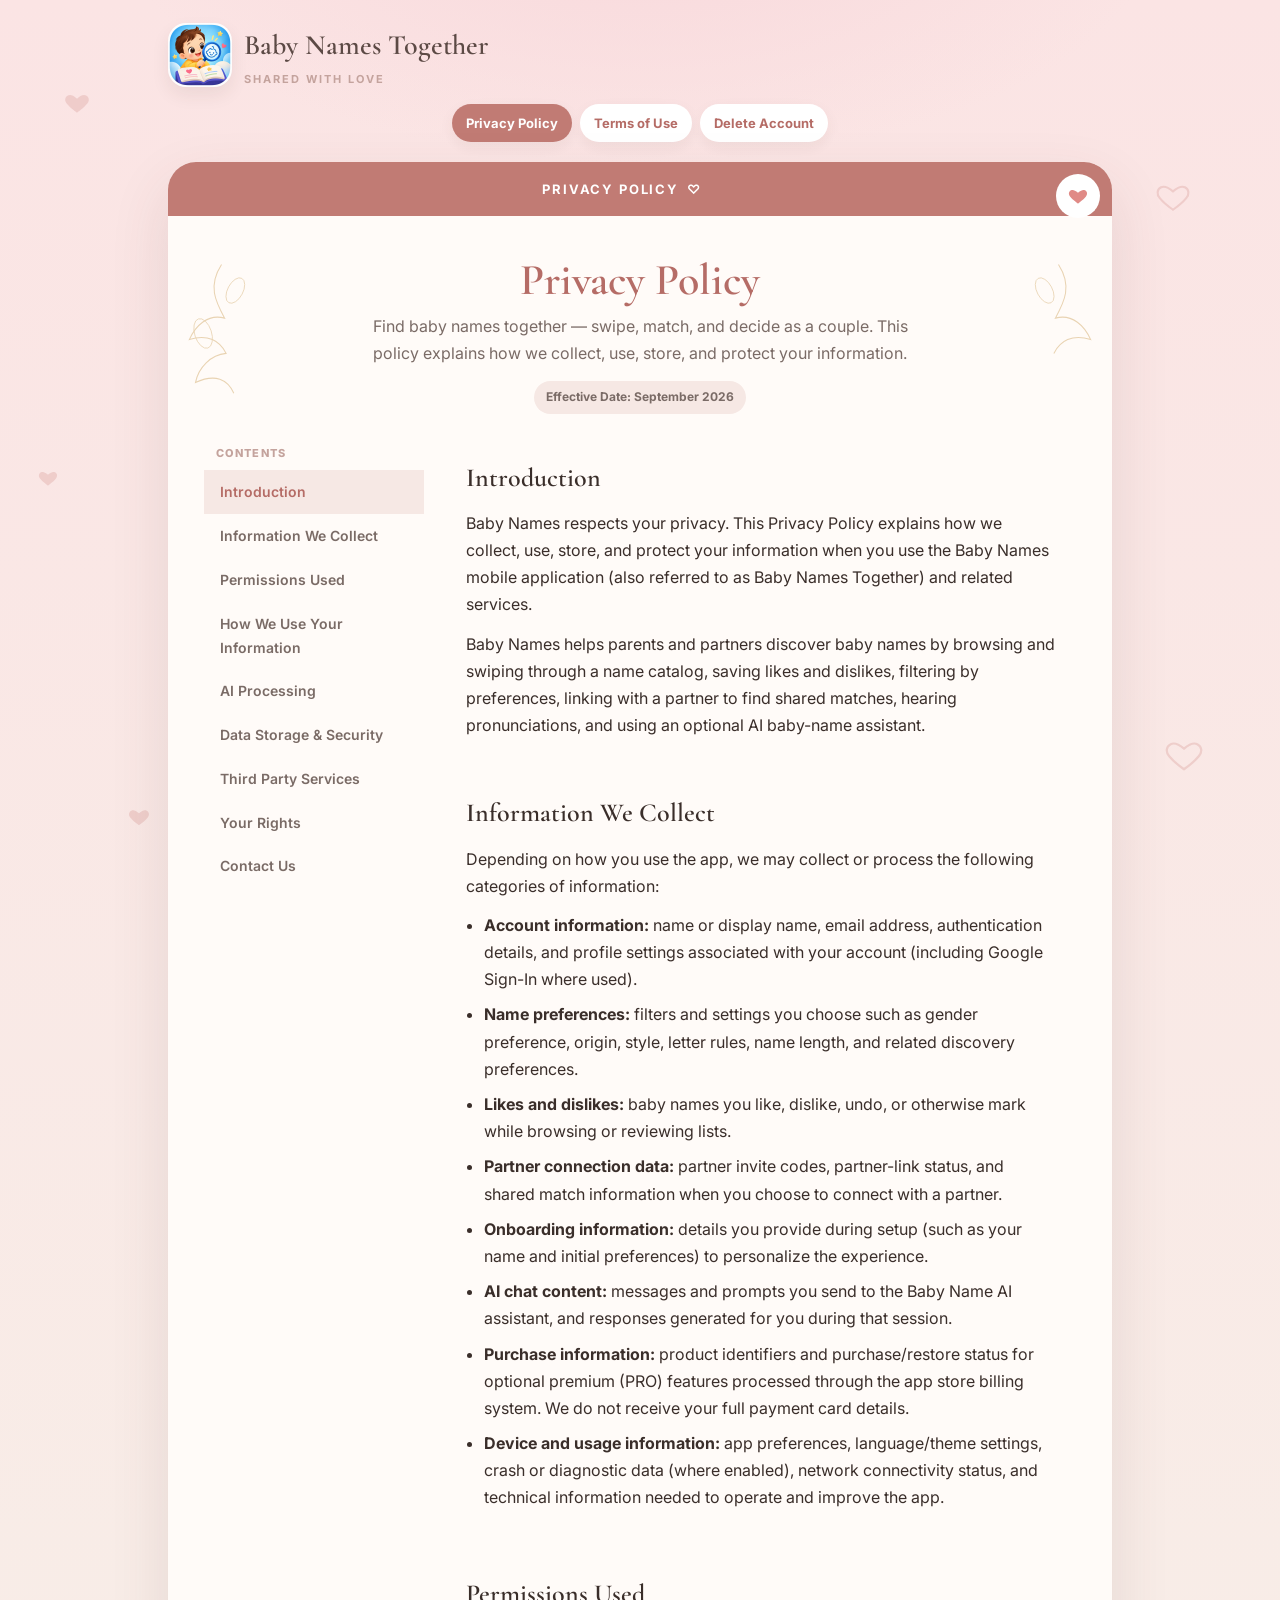
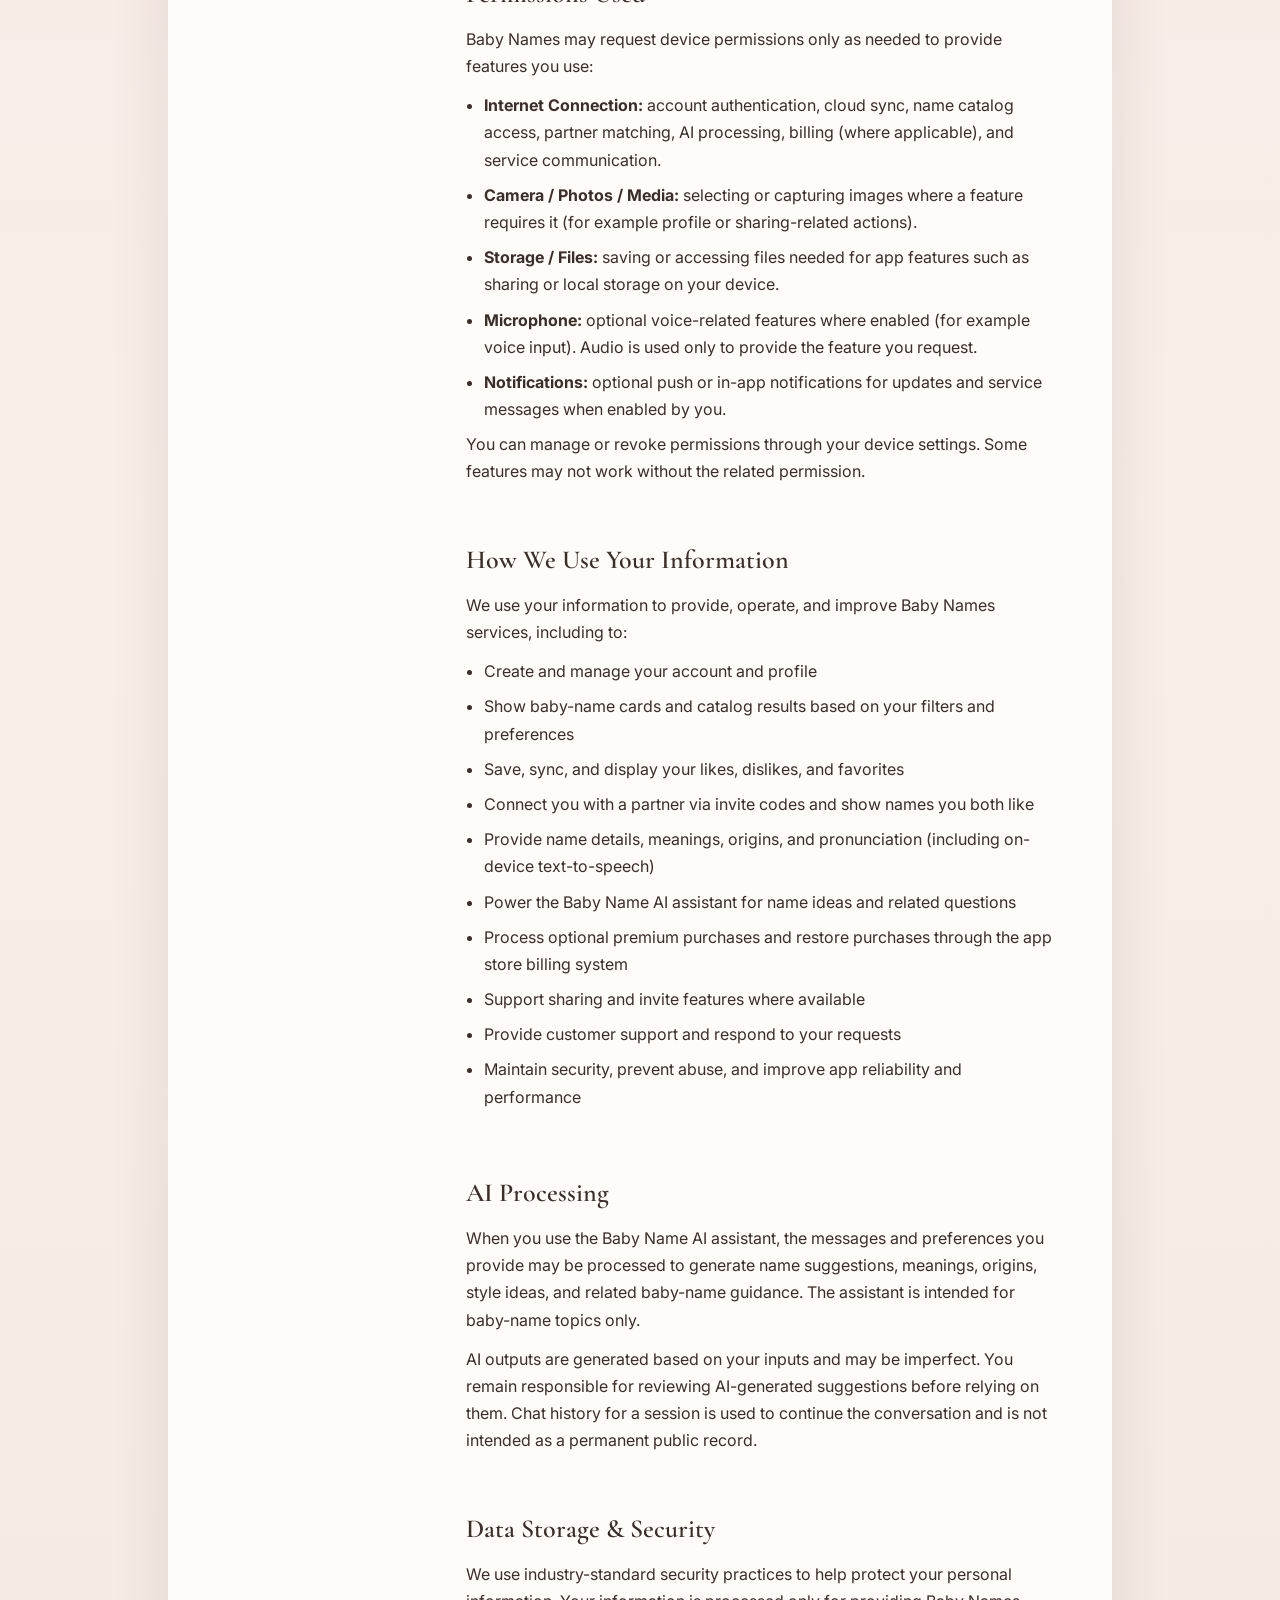
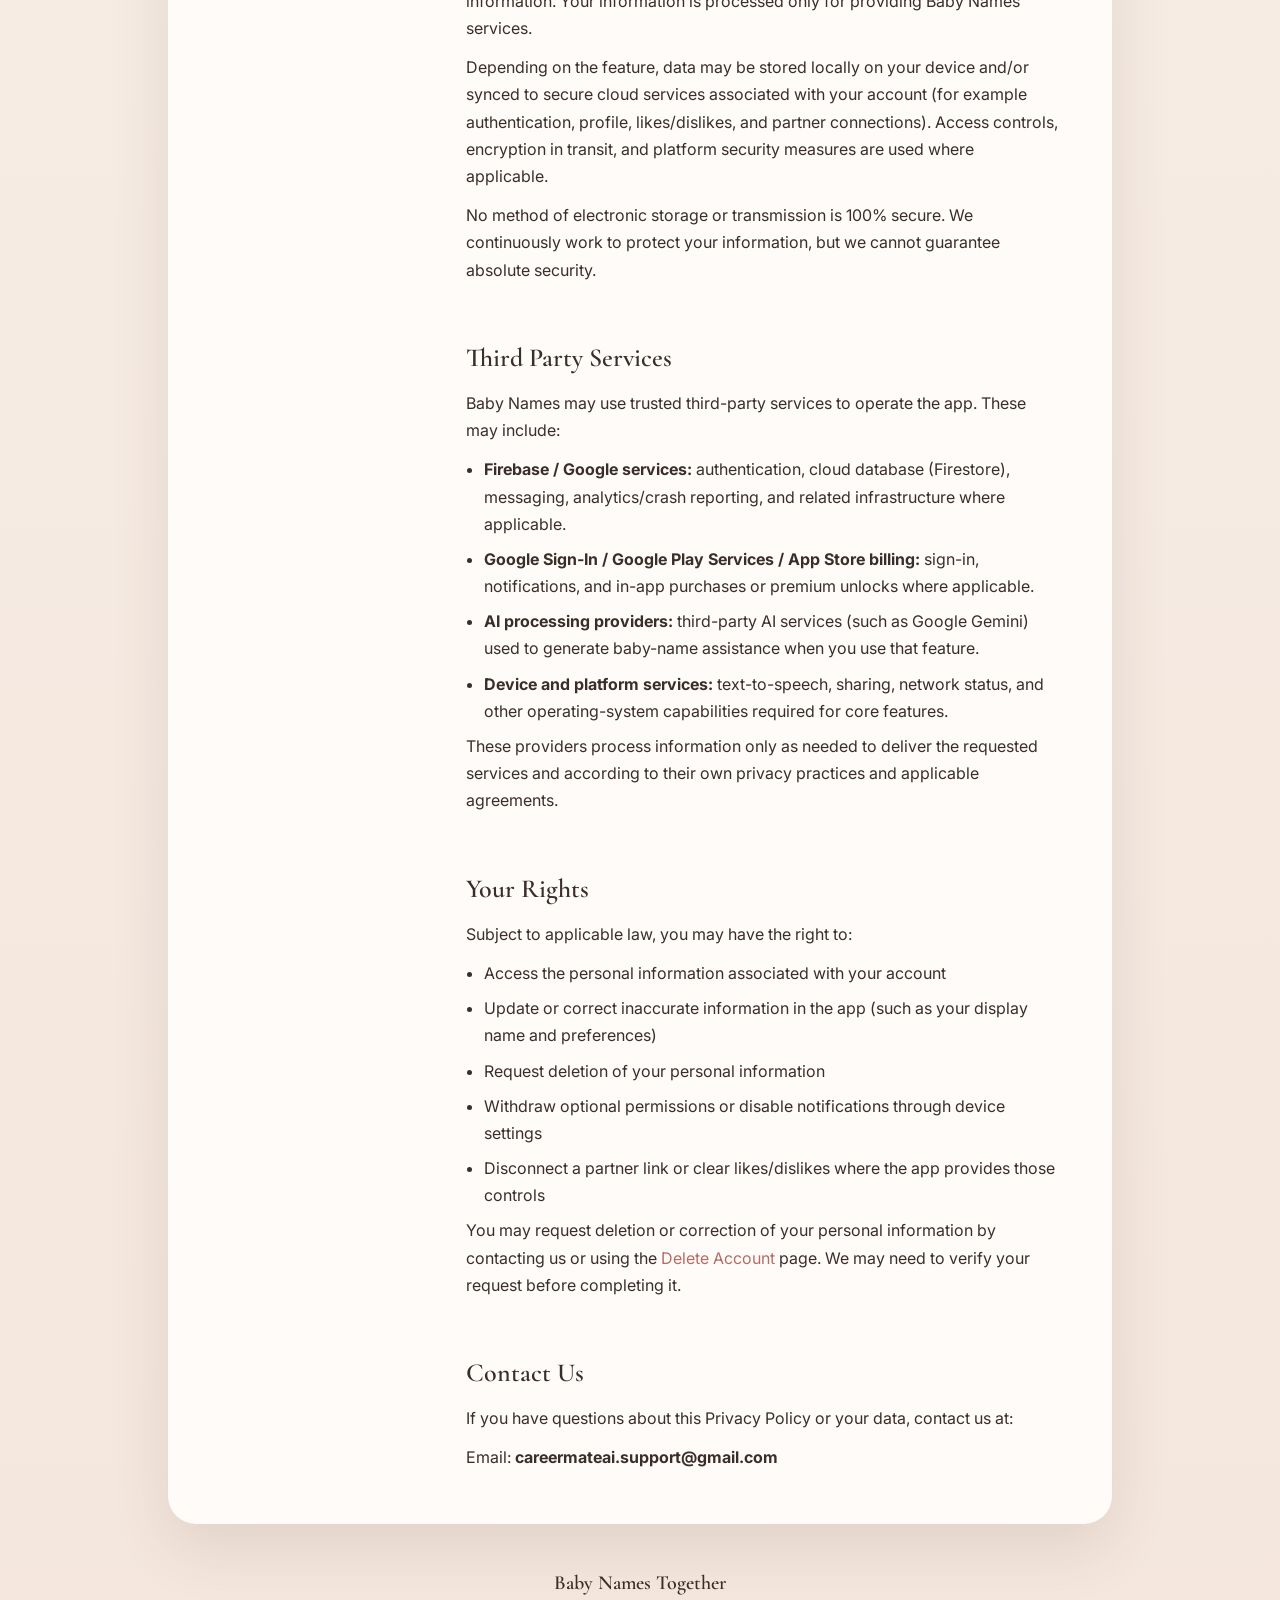
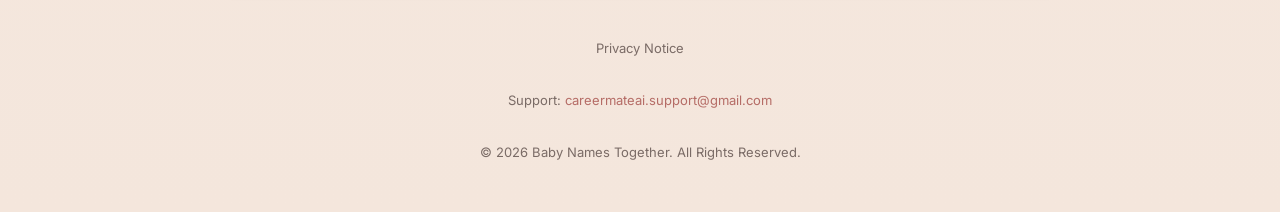
<file: index.html>
<!DOCTYPE html>
<html lang="en">
<head>
<meta charset="UTF-8">
<meta name="viewport" content="width=device-width, initial-scale=1.0, viewport-fit=cover">
<title>Baby Names Together — Privacy Policy</title>
<meta name="description" content="Privacy Policy for Baby Names Together — how we collect, use, store, and protect your information.">
<meta name="robots" content="index,follow">
<meta name="theme-color" content="#C17B74">
<link rel="canonical" href="https://amalraj7980.github.io/BabyNames-Privacy-Policy/index.html">
<meta property="og:type" content="website">
<meta property="og:title" content="Baby Names Together — Privacy Policy">
<meta property="og:description" content="Privacy Policy for Baby Names Together — how we collect, use, store, and protect your information.">
<meta property="og:image" content="assets/babynames-logo.png">
<meta name="twitter:card" content="summary">
<meta name="twitter:title" content="Baby Names Together — Privacy Policy">
<meta name="twitter:description" content="Privacy Policy for Baby Names Together — how we collect, use, store, and protect your information.">
<link rel="icon" type="image/png" href="assets/babynames-logo.png?v=2">
<link rel="shortcut icon" type="image/png" href="assets/babynames-logo.png?v=2">
<link rel="apple-touch-icon" href="assets/babynames-logo.png?v=2">
<link rel="preconnect" href="https://fonts.googleapis.com">
<link rel="preconnect" href="https://fonts.gstatic.com" crossorigin>
<link href="https://fonts.googleapis.com/css2?family=Cormorant+Garamond:wght@500;600;700&family=Inter:wght@400;500;600;700&display=swap" rel="stylesheet">
<link rel="stylesheet" href="site.css">
</head>
<body>
<a class="skip-link" href="#main">Skip to content</a>
<div class="hearts" aria-hidden="true">
  <span class="heart h1"><svg viewBox="0 0 24 24" fill="currentColor"><path d="M12 21s-6.2-4.35-9.33-8.2C.3 10.1.7 6.6 3.6 5.15 5.7 4.1 8.1 4.7 12 8c3.9-3.3 6.3-3.9 8.4-2.85 2.9 1.45 3.3 4.95.93 7.65C18.2 16.65 12 21 12 21z"/></svg></span>
  <span class="heart h2"><svg viewBox="0 0 24 24" fill="none" stroke="currentColor" stroke-width="1.5"><path d="M12 21s-6.2-4.35-9.33-8.2C.3 10.1.7 6.6 3.6 5.15 5.7 4.1 8.1 4.7 12 8c3.9-3.3 6.3-3.9 8.4-2.85 2.9 1.45 3.3 4.95.93 7.65C18.2 16.65 12 21 12 21z"/></svg></span>
  <span class="heart h3"><svg viewBox="0 0 24 24" fill="currentColor"><path d="M12 21s-6.2-4.35-9.33-8.2C.3 10.1.7 6.6 3.6 5.15 5.7 4.1 8.1 4.7 12 8c3.9-3.3 6.3-3.9 8.4-2.85 2.9 1.45 3.3 4.95.93 7.65C18.2 16.65 12 21 12 21z"/></svg></span>
  <span class="heart h4"><svg viewBox="0 0 24 24" fill="none" stroke="currentColor" stroke-width="1.4"><path d="M12 21s-6.2-4.35-9.33-8.2C.3 10.1.7 6.6 3.6 5.15 5.7 4.1 8.1 4.7 12 8c3.9-3.3 6.3-3.9 8.4-2.85 2.9 1.45 3.3 4.95.93 7.65C18.2 16.65 12 21 12 21z"/></svg></span>
  <span class="heart h5"><svg viewBox="0 0 24 24" fill="currentColor"><path d="M12 21s-6.2-4.35-9.33-8.2C.3 10.1.7 6.6 3.6 5.15 5.7 4.1 8.1 4.7 12 8c3.9-3.3 6.3-3.9 8.4-2.85 2.9 1.45 3.3 4.95.93 7.65C18.2 16.65 12 21 12 21z"/></svg></span>
</div>

<div class="page">
  <header class="brand">
    <img src="assets/babynames-logo.png" width="64" height="64" alt="Baby Names Together app icon">
    <div>
      <p class="title">Baby Names Together</p>
      <p class="kicker">Shared with love</p>
    </div>
  </header>

  <nav class="site-nav" aria-label="Site">
    <a href="index.html" aria-current="page">Privacy Policy</a>
    <a href="terms-of-use.html">Terms of Use</a>
    <a href="delete-account.html">Delete Account</a>
  </nav>

  <div class="invite">
    <div class="banner">Privacy Policy <span aria-hidden="true">♡</span></div>
    <span class="love-badge" aria-hidden="true"><svg width="20" height="20" viewBox="0 0 24 24" fill="currentColor"><path d="M12 21s-6.2-4.35-9.33-8.2C.3 10.1.7 6.6 3.6 5.15 5.7 4.1 8.1 4.7 12 8c3.9-3.3 6.3-3.9 8.4-2.85 2.9 1.45 3.3 4.95.93 7.65C18.2 16.65 12 21 12 21z"/></svg></span>
    <svg class="leaves left" viewBox="0 0 120 280" fill="none" aria-hidden="true"><path d="M62 18c-18 28-8 48 4 70-22-6-38 10-46 28 24-8 40 2 48 18-20 2-36 18-40 38 26-12 42-4 50 14" stroke="currentColor" stroke-width="1.4"/><ellipse cx="80" cy="52" rx="10" ry="18" transform="rotate(28 80 52)" stroke="currentColor"/><ellipse cx="38" cy="108" rx="11" ry="20" transform="rotate(-18 38 108)" stroke="currentColor"/></svg>
    <svg class="leaves right" viewBox="0 0 120 280" fill="none" aria-hidden="true"><path d="M62 18c-18 28-8 48 4 70-22-6-38 10-46 28 24-8 40 2 48 18" stroke="currentColor" stroke-width="1.4"/><ellipse cx="80" cy="52" rx="10" ry="18" transform="rotate(28 80 52)" stroke="currentColor"/></svg>

    <div class="legal-head">
      <h1>Privacy Policy</h1>
      <p>Find baby names together — swipe, match, and decide as a couple. This policy explains how we collect, use, store, and protect your information.</p>
      <p class="updated">Effective Date: September 2026</p>
    </div>

    <div class="layout">
      <aside aria-label="Table of contents">
        <details class="toc-mobile">
          <summary>On this page</summary>
          <nav class="toc" aria-label="Privacy policy sections">
            <a href="#introduction">Introduction</a>
            <a href="#information-we-collect">Information We Collect</a>
            <a href="#permissions-used">Permissions Used</a>
            <a href="#how-we-use-your-information">How We Use Your Information</a>
            <a href="#ai-processing">AI Processing</a>
            <a href="#data-storage-security">Data Storage &amp; Security</a>
            <a href="#third-party-services">Third Party Services</a>
            <a href="#your-rights">Your Rights</a>
            <a href="#contact-us">Contact Us</a>
          </nav>
        </details>
        <nav class="toc toc-desktop" aria-label="Privacy policy sections">
          <p class="toc-title">Contents</p>
          <a href="#introduction">Introduction</a>
          <a href="#information-we-collect">Information We Collect</a>
          <a href="#permissions-used">Permissions Used</a>
          <a href="#how-we-use-your-information">How We Use Your Information</a>
          <a href="#ai-processing">AI Processing</a>
          <a href="#data-storage-security">Data Storage &amp; Security</a>
          <a href="#third-party-services">Third Party Services</a>
          <a href="#your-rights">Your Rights</a>
          <a href="#contact-us">Contact Us</a>
        </nav>
      </aside>

      <main id="main" class="content">
        <section class="card" id="introduction">
          <h2>Introduction</h2>
          <p>Baby Names respects your privacy. This Privacy Policy explains how we collect, use, store, and protect your information when you use the Baby Names mobile application (also referred to as Baby Names Together) and related services.</p>
          <p>Baby Names helps parents and partners discover baby names by browsing and swiping through a name catalog, saving likes and dislikes, filtering by preferences, linking with a partner to find shared matches, hearing pronunciations, and using an optional AI baby-name assistant.</p>
        </section>

        <section class="card" id="information-we-collect">
          <h2>Information We Collect</h2>
          <p>Depending on how you use the app, we may collect or process the following categories of information:</p>
          <ul>
            <li><strong>Account information:</strong> name or display name, email address, authentication details, and profile settings associated with your account (including Google Sign-In where used).</li>
            <li><strong>Name preferences:</strong> filters and settings you choose such as gender preference, origin, style, letter rules, name length, and related discovery preferences.</li>
            <li><strong>Likes and dislikes:</strong> baby names you like, dislike, undo, or otherwise mark while browsing or reviewing lists.</li>
            <li><strong>Partner connection data:</strong> partner invite codes, partner-link status, and shared match information when you choose to connect with a partner.</li>
            <li><strong>Onboarding information:</strong> details you provide during setup (such as your name and initial preferences) to personalize the experience.</li>
            <li><strong>AI chat content:</strong> messages and prompts you send to the Baby Name AI assistant, and responses generated for you during that session.</li>
            <li><strong>Purchase information:</strong> product identifiers and purchase/restore status for optional premium (PRO) features processed through the app store billing system. We do not receive your full payment card details.</li>
            <li><strong>Device and usage information:</strong> app preferences, language/theme settings, crash or diagnostic data (where enabled), network connectivity status, and technical information needed to operate and improve the app.</li>
          </ul>
        </section>

        <section class="card" id="permissions-used">
          <h2>Permissions Used</h2>
          <p>Baby Names may request device permissions only as needed to provide features you use:</p>
          <ul>
            <li><strong>Internet Connection:</strong> account authentication, cloud sync, name catalog access, partner matching, AI processing, billing (where applicable), and service communication.</li>
            <li><strong>Camera / Photos / Media:</strong> selecting or capturing images where a feature requires it (for example profile or sharing-related actions).</li>
            <li><strong>Storage / Files:</strong> saving or accessing files needed for app features such as sharing or local storage on your device.</li>
            <li><strong>Microphone:</strong> optional voice-related features where enabled (for example voice input). Audio is used only to provide the feature you request.</li>
            <li><strong>Notifications:</strong> optional push or in-app notifications for updates and service messages when enabled by you.</li>
          </ul>
          <p>You can manage or revoke permissions through your device settings. Some features may not work without the related permission.</p>
        </section>

        <section class="card" id="how-we-use-your-information">
          <h2>How We Use Your Information</h2>
          <p>We use your information to provide, operate, and improve Baby Names services, including to:</p>
          <ul>
            <li>Create and manage your account and profile</li>
            <li>Show baby-name cards and catalog results based on your filters and preferences</li>
            <li>Save, sync, and display your likes, dislikes, and favorites</li>
            <li>Connect you with a partner via invite codes and show names you both like</li>
            <li>Provide name details, meanings, origins, and pronunciation (including on-device text-to-speech)</li>
            <li>Power the Baby Name AI assistant for name ideas and related questions</li>
            <li>Process optional premium purchases and restore purchases through the app store billing system</li>
            <li>Support sharing and invite features where available</li>
            <li>Provide customer support and respond to your requests</li>
            <li>Maintain security, prevent abuse, and improve app reliability and performance</li>
          </ul>
        </section>

        <section class="card" id="ai-processing">
          <h2>AI Processing</h2>
          <p>When you use the Baby Name AI assistant, the messages and preferences you provide may be processed to generate name suggestions, meanings, origins, style ideas, and related baby-name guidance. The assistant is intended for baby-name topics only.</p>
          <p>AI outputs are generated based on your inputs and may be imperfect. You remain responsible for reviewing AI-generated suggestions before relying on them. Chat history for a session is used to continue the conversation and is not intended as a permanent public record.</p>
        </section>

        <section class="card" id="data-storage-security">
          <h2>Data Storage &amp; Security</h2>
          <p>We use industry-standard security practices to help protect your personal information. Your information is processed only for providing Baby Names services.</p>
          <p>Depending on the feature, data may be stored locally on your device and/or synced to secure cloud services associated with your account (for example authentication, profile, likes/dislikes, and partner connections). Access controls, encryption in transit, and platform security measures are used where applicable.</p>
          <p>No method of electronic storage or transmission is 100% secure. We continuously work to protect your information, but we cannot guarantee absolute security.</p>
        </section>

        <section class="card" id="third-party-services">
          <h2>Third Party Services</h2>
          <p>Baby Names may use trusted third-party services to operate the app. These may include:</p>
          <ul>
            <li><strong>Firebase / Google services:</strong> authentication, cloud database (Firestore), messaging, analytics/crash reporting, and related infrastructure where applicable.</li>
            <li><strong>Google Sign-In / Google Play Services / App Store billing:</strong> sign-in, notifications, and in-app purchases or premium unlocks where applicable.</li>
            <li><strong>AI processing providers:</strong> third-party AI services (such as Google Gemini) used to generate baby-name assistance when you use that feature.</li>
            <li><strong>Device and platform services:</strong> text-to-speech, sharing, network status, and other operating-system capabilities required for core features.</li>
          </ul>
          <p>These providers process information only as needed to deliver the requested services and according to their own privacy practices and applicable agreements.</p>
        </section>

        <section class="card" id="your-rights">
          <h2>Your Rights</h2>
          <p>Subject to applicable law, you may have the right to:</p>
          <ul>
            <li>Access the personal information associated with your account</li>
            <li>Update or correct inaccurate information in the app (such as your display name and preferences)</li>
            <li>Request deletion of your personal information</li>
            <li>Withdraw optional permissions or disable notifications through device settings</li>
            <li>Disconnect a partner link or clear likes/dislikes where the app provides those controls</li>
          </ul>
          <p>You may request deletion or correction of your personal information by contacting us or using the <a href="delete-account.html">Delete Account</a> page. We may need to verify your request before completing it.</p>
        </section>

        <section class="card" id="contact-us">
          <h2>Contact Us</h2>
          <p>If you have questions about this Privacy Policy or your data, contact us at:</p>
          <p>Email: <b>careermateai.support@gmail.com</b></p>
        </section>
      </main>
    </div>
  </div>

  <footer class="site-footer">
    <p class="footer-brand">Baby Names Together</p>
    <p>Privacy Notice</p>
    <p>Support: <a href="mailto:careermateai.support@gmail.com">careermateai.support@gmail.com</a></p>
    <p>© 2026 Baby Names Together. All Rights Reserved.</p>
  </footer>
</div>

<button class="back-top" type="button" aria-label="Back to top" title="Back to top">
  <svg viewBox="0 0 24 24" aria-hidden="true"><path d="M12 19V5"/><path d="M5 12l7-7 7 7"/></svg>
</button>
<script src="site.js"></script>
</body>
</html>
</file>
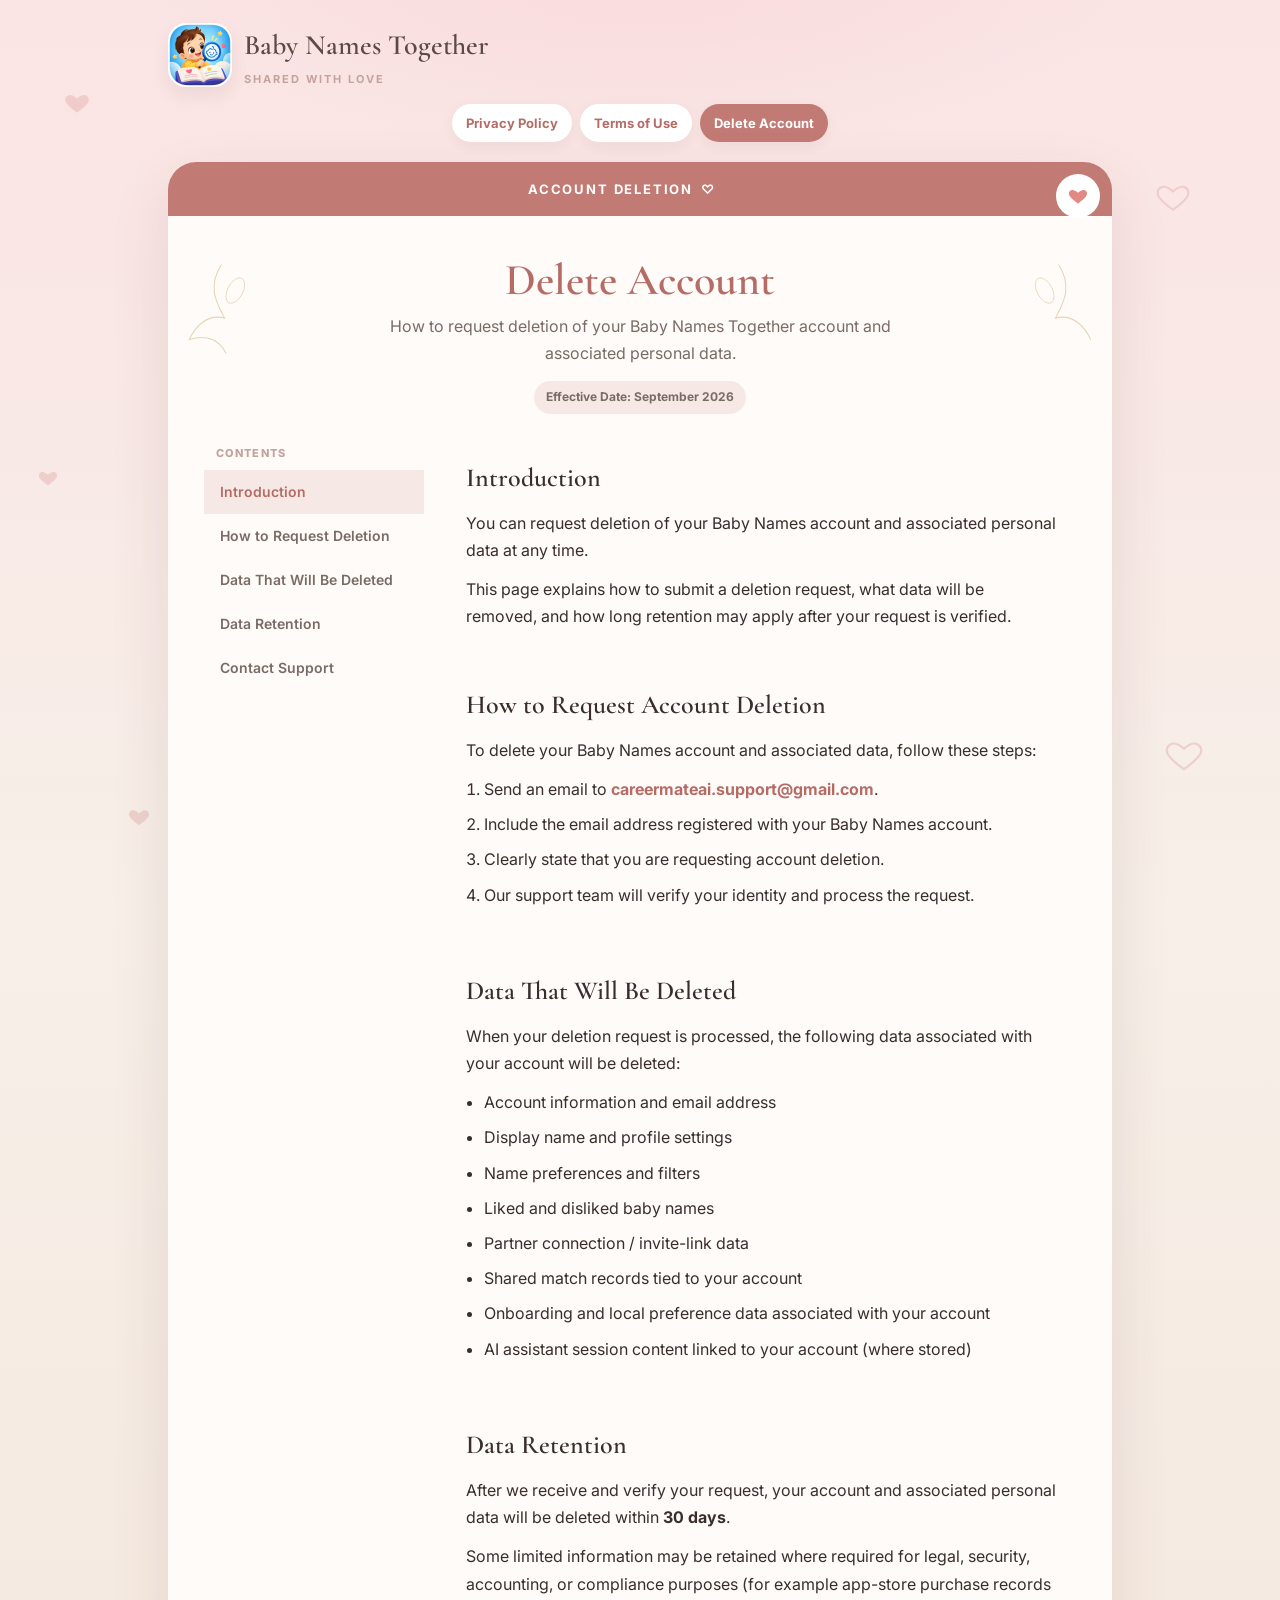
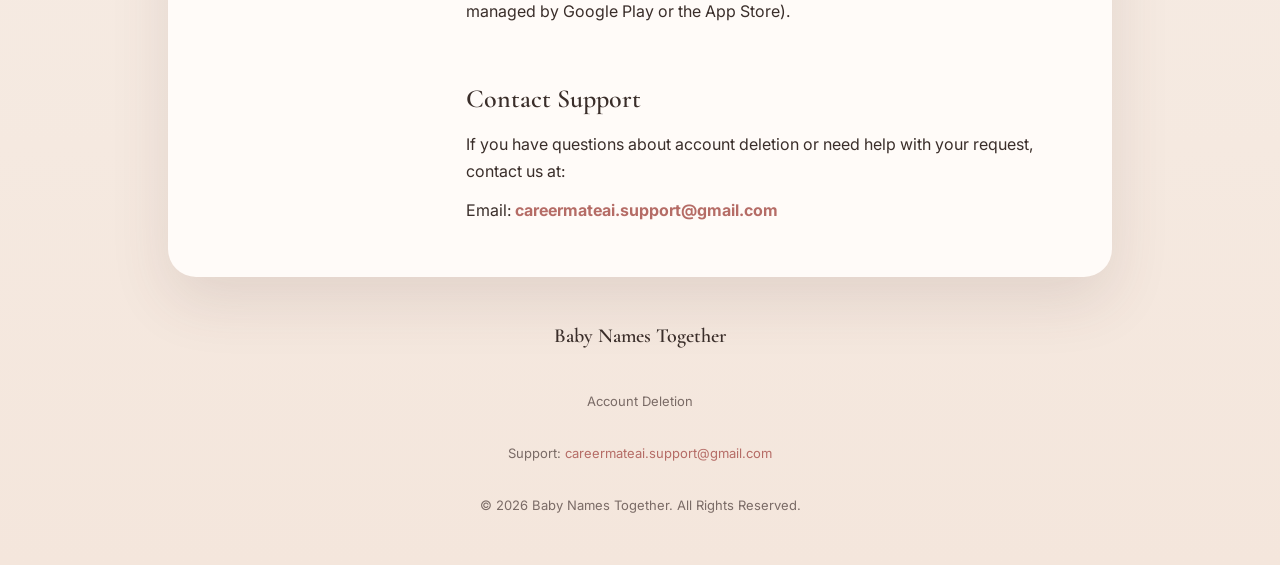
<file: delete-account.html>
<!DOCTYPE html>
<html lang="en">
<head>
<meta charset="UTF-8">
<meta name="viewport" content="width=device-width, initial-scale=1.0, viewport-fit=cover">
<title>Baby Names Together — Delete Account</title>
<meta name="description" content="Request deletion of your Baby Names Together account and associated personal data.">
<meta name="robots" content="index,follow">
<meta name="theme-color" content="#C17B74">
<link rel="canonical" href="https://amalraj7980.github.io/BabyNames-Privacy-Policy/delete-account.html">
<meta property="og:type" content="website">
<meta property="og:title" content="Baby Names Together — Delete Account">
<meta property="og:description" content="Request deletion of your Baby Names Together account and associated personal data.">
<meta property="og:image" content="assets/babynames-logo.png">
<meta name="twitter:card" content="summary">
<meta name="twitter:title" content="Baby Names Together — Delete Account">
<meta name="twitter:description" content="Request deletion of your Baby Names Together account and associated personal data.">
<link rel="icon" type="image/png" href="assets/babynames-logo.png?v=2">
<link rel="shortcut icon" type="image/png" href="assets/babynames-logo.png?v=2">
<link rel="apple-touch-icon" href="assets/babynames-logo.png?v=2">
<link rel="preconnect" href="https://fonts.googleapis.com">
<link rel="preconnect" href="https://fonts.gstatic.com" crossorigin>
<link href="https://fonts.googleapis.com/css2?family=Cormorant+Garamond:wght@500;600;700&family=Inter:wght@400;500;600;700&display=swap" rel="stylesheet">
<link rel="stylesheet" href="site.css">
</head>
<body>
<a class="skip-link" href="#main">Skip to content</a>
<div class="hearts" aria-hidden="true">
  <span class="heart h1"><svg viewBox="0 0 24 24" fill="currentColor"><path d="M12 21s-6.2-4.35-9.33-8.2C.3 10.1.7 6.6 3.6 5.15 5.7 4.1 8.1 4.7 12 8c3.9-3.3 6.3-3.9 8.4-2.85 2.9 1.45 3.3 4.95.93 7.65C18.2 16.65 12 21 12 21z"/></svg></span>
  <span class="heart h2"><svg viewBox="0 0 24 24" fill="none" stroke="currentColor" stroke-width="1.5"><path d="M12 21s-6.2-4.35-9.33-8.2C.3 10.1.7 6.6 3.6 5.15 5.7 4.1 8.1 4.7 12 8c3.9-3.3 6.3-3.9 8.4-2.85 2.9 1.45 3.3 4.95.93 7.65C18.2 16.65 12 21 12 21z"/></svg></span>
  <span class="heart h3"><svg viewBox="0 0 24 24" fill="currentColor"><path d="M12 21s-6.2-4.35-9.33-8.2C.3 10.1.7 6.6 3.6 5.15 5.7 4.1 8.1 4.7 12 8c3.9-3.3 6.3-3.9 8.4-2.85 2.9 1.45 3.3 4.95.93 7.65C18.2 16.65 12 21 12 21z"/></svg></span>
  <span class="heart h4"><svg viewBox="0 0 24 24" fill="none" stroke="currentColor" stroke-width="1.4"><path d="M12 21s-6.2-4.35-9.33-8.2C.3 10.1.7 6.6 3.6 5.15 5.7 4.1 8.1 4.7 12 8c3.9-3.3 6.3-3.9 8.4-2.85 2.9 1.45 3.3 4.95.93 7.65C18.2 16.65 12 21 12 21z"/></svg></span>
  <span class="heart h5"><svg viewBox="0 0 24 24" fill="currentColor"><path d="M12 21s-6.2-4.35-9.33-8.2C.3 10.1.7 6.6 3.6 5.15 5.7 4.1 8.1 4.7 12 8c3.9-3.3 6.3-3.9 8.4-2.85 2.9 1.45 3.3 4.95.93 7.65C18.2 16.65 12 21 12 21z"/></svg></span>
</div>

<div class="page">
  <header class="brand">
    <img src="assets/babynames-logo.png" width="64" height="64" alt="Baby Names Together app icon">
    <div>
      <p class="title">Baby Names Together</p>
      <p class="kicker">Shared with love</p>
    </div>
  </header>

  <nav class="site-nav" aria-label="Site">
    <a href="index.html">Privacy Policy</a>
    <a href="terms-of-use.html">Terms of Use</a>
    <a href="delete-account.html" aria-current="page">Delete Account</a>
  </nav>

  <div class="invite">
    <div class="banner">Account deletion <span aria-hidden="true">♡</span></div>
    <span class="love-badge" aria-hidden="true"><svg width="20" height="20" viewBox="0 0 24 24" fill="currentColor"><path d="M12 21s-6.2-4.35-9.33-8.2C.3 10.1.7 6.6 3.6 5.15 5.7 4.1 8.1 4.7 12 8c3.9-3.3 6.3-3.9 8.4-2.85 2.9 1.45 3.3 4.95.93 7.65C18.2 16.65 12 21 12 21z"/></svg></span>
    <svg class="leaves left" viewBox="0 0 120 280" fill="none" aria-hidden="true"><path d="M62 18c-18 28-8 48 4 70-22-6-38 10-46 28 24-8 40 2 48 18" stroke="currentColor" stroke-width="1.4"/><ellipse cx="80" cy="52" rx="10" ry="18" transform="rotate(28 80 52)" stroke="currentColor"/></svg>
    <svg class="leaves right" viewBox="0 0 120 280" fill="none" aria-hidden="true"><path d="M62 18c-18 28-8 48 4 70-22-6-38 10-46 28" stroke="currentColor" stroke-width="1.4"/><ellipse cx="80" cy="52" rx="10" ry="18" transform="rotate(28 80 52)" stroke="currentColor"/></svg>

    <div class="legal-head">
      <h1>Delete Account</h1>
      <p>How to request deletion of your Baby Names Together account and associated personal data.</p>
      <p class="updated">Effective Date: September 2026</p>
    </div>

    <div class="layout">
      <aside aria-label="Table of contents">
        <details class="toc-mobile">
          <summary>On this page</summary>
          <nav class="toc" aria-label="Account deletion sections">
            <a href="#introduction">Introduction</a>
            <a href="#how-to-request">How to Request Deletion</a>
            <a href="#data-deleted">Data That Will Be Deleted</a>
            <a href="#data-retention">Data Retention</a>
            <a href="#contact-support">Contact Support</a>
          </nav>
        </details>
        <nav class="toc toc-desktop" aria-label="Account deletion sections">
          <p class="toc-title">Contents</p>
          <a href="#introduction">Introduction</a>
          <a href="#how-to-request">How to Request Deletion</a>
          <a href="#data-deleted">Data That Will Be Deleted</a>
          <a href="#data-retention">Data Retention</a>
          <a href="#contact-support">Contact Support</a>
        </nav>
      </aside>

      <main id="main" class="content">
        <section class="card" id="introduction">
          <h2>Introduction</h2>
          <p>You can request deletion of your Baby Names account and associated personal data at any time.</p>
          <p>This page explains how to submit a deletion request, what data will be removed, and how long retention may apply after your request is verified.</p>
        </section>

        <section class="card" id="how-to-request">
          <h2>How to Request Account Deletion</h2>
          <p>To delete your Baby Names account and associated data, follow these steps:</p>
          <ol>
            <li>Send an email to <strong><a href="mailto:careermateai.support@gmail.com">careermateai.support@gmail.com</a></strong>.</li>
            <li>Include the email address registered with your Baby Names account.</li>
            <li>Clearly state that you are requesting account deletion.</li>
            <li>Our support team will verify your identity and process the request.</li>
          </ol>
        </section>

        <section class="card" id="data-deleted">
          <h2>Data That Will Be Deleted</h2>
          <p>When your deletion request is processed, the following data associated with your account will be deleted:</p>
          <ul>
            <li>Account information and email address</li>
            <li>Display name and profile settings</li>
            <li>Name preferences and filters</li>
            <li>Liked and disliked baby names</li>
            <li>Partner connection / invite-link data</li>
            <li>Shared match records tied to your account</li>
            <li>Onboarding and local preference data associated with your account</li>
            <li>AI assistant session content linked to your account (where stored)</li>
          </ul>
        </section>

        <section class="card" id="data-retention">
          <h2>Data Retention</h2>
          <p>After we receive and verify your request, your account and associated personal data will be deleted within <strong>30 days</strong>.</p>
          <p>Some limited information may be retained where required for legal, security, accounting, or compliance purposes (for example app-store purchase records managed by Google Play or the App Store).</p>
        </section>

        <section class="card" id="contact-support">
          <h2>Contact Support</h2>
          <p>If you have questions about account deletion or need help with your request, contact us at:</p>
          <p>Email: <strong><a href="mailto:careermateai.support@gmail.com">careermateai.support@gmail.com</a></strong></p>
        </section>
      </main>
    </div>
  </div>

  <footer class="site-footer">
    <p class="footer-brand">Baby Names Together</p>
    <p>Account Deletion</p>
    <p>Support: <a href="mailto:careermateai.support@gmail.com">careermateai.support@gmail.com</a></p>
    <p>© 2026 Baby Names Together. All Rights Reserved.</p>
  </footer>
</div>

<button class="back-top" type="button" aria-label="Back to top" title="Back to top">
  <svg viewBox="0 0 24 24" aria-hidden="true"><path d="M12 19V5"/><path d="M5 12l7-7 7 7"/></svg>
</button>
<script src="site.js"></script>
</body>
</html>
</file>
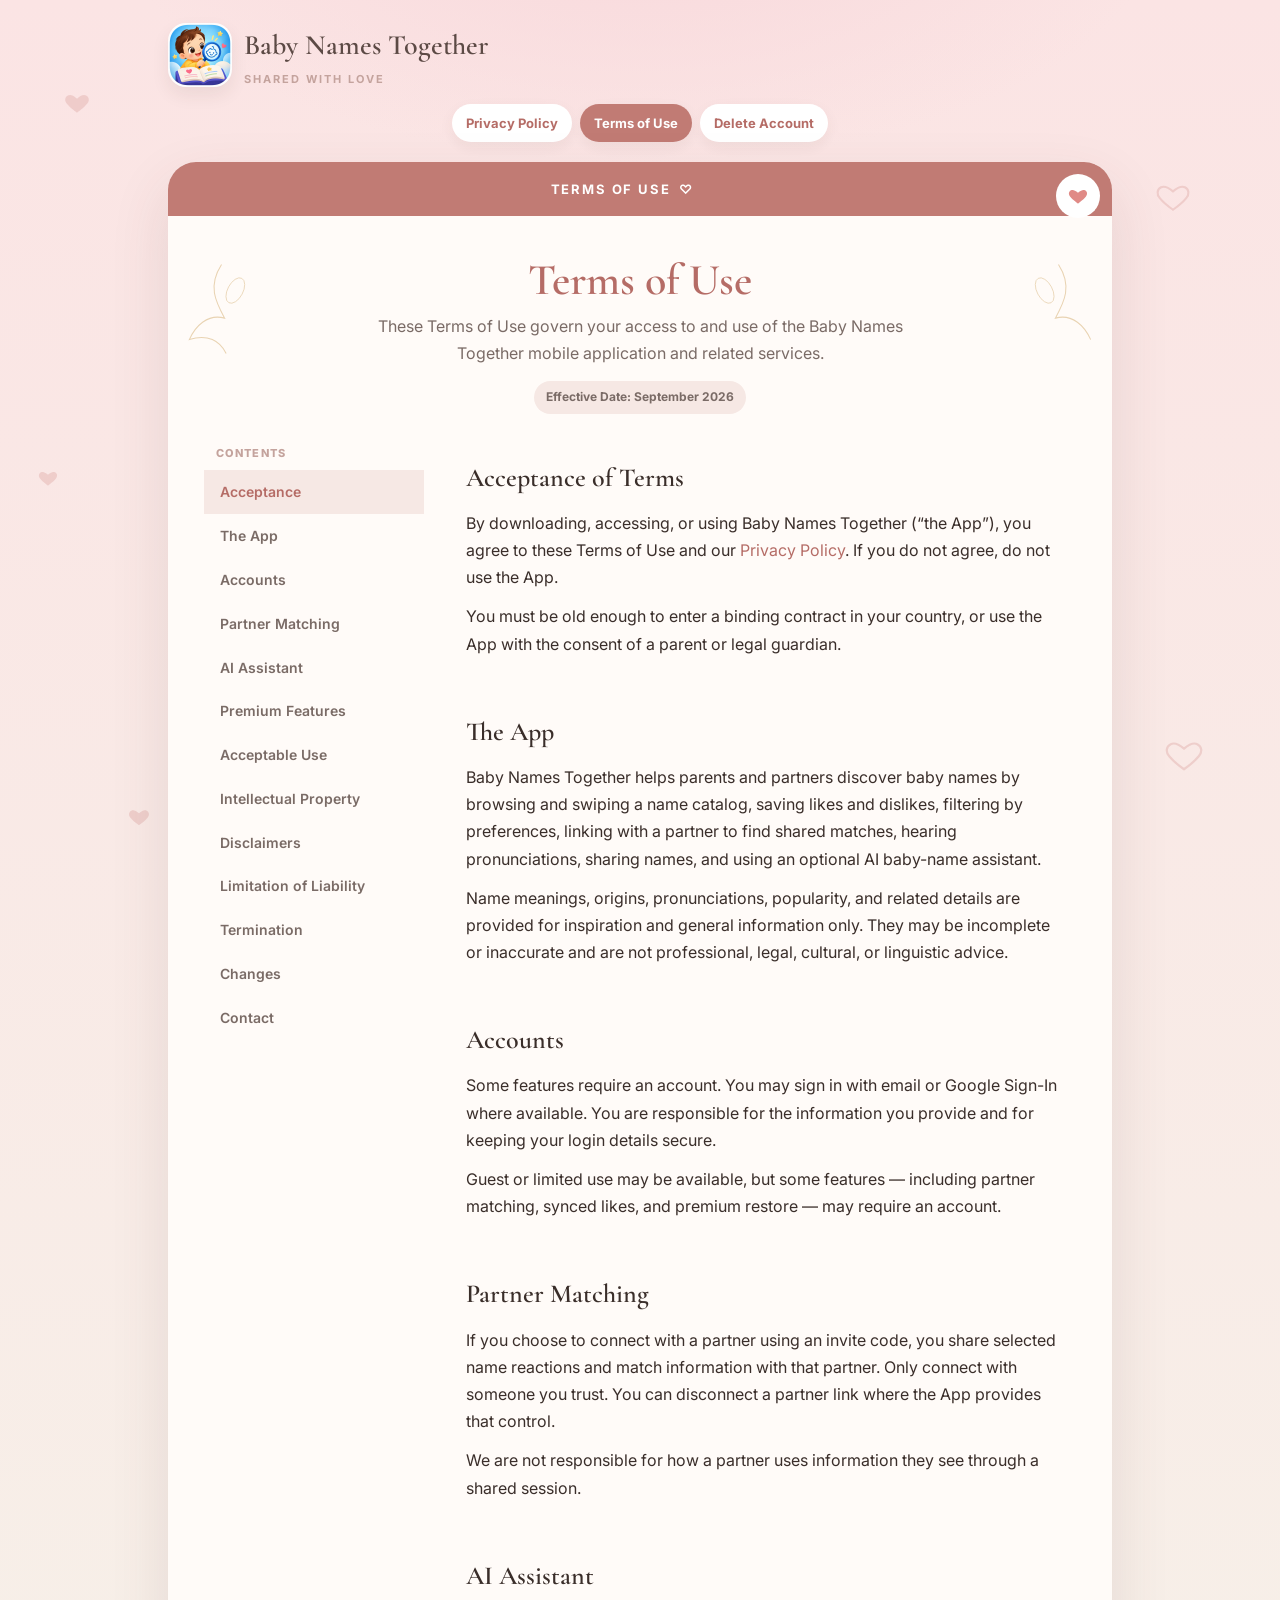
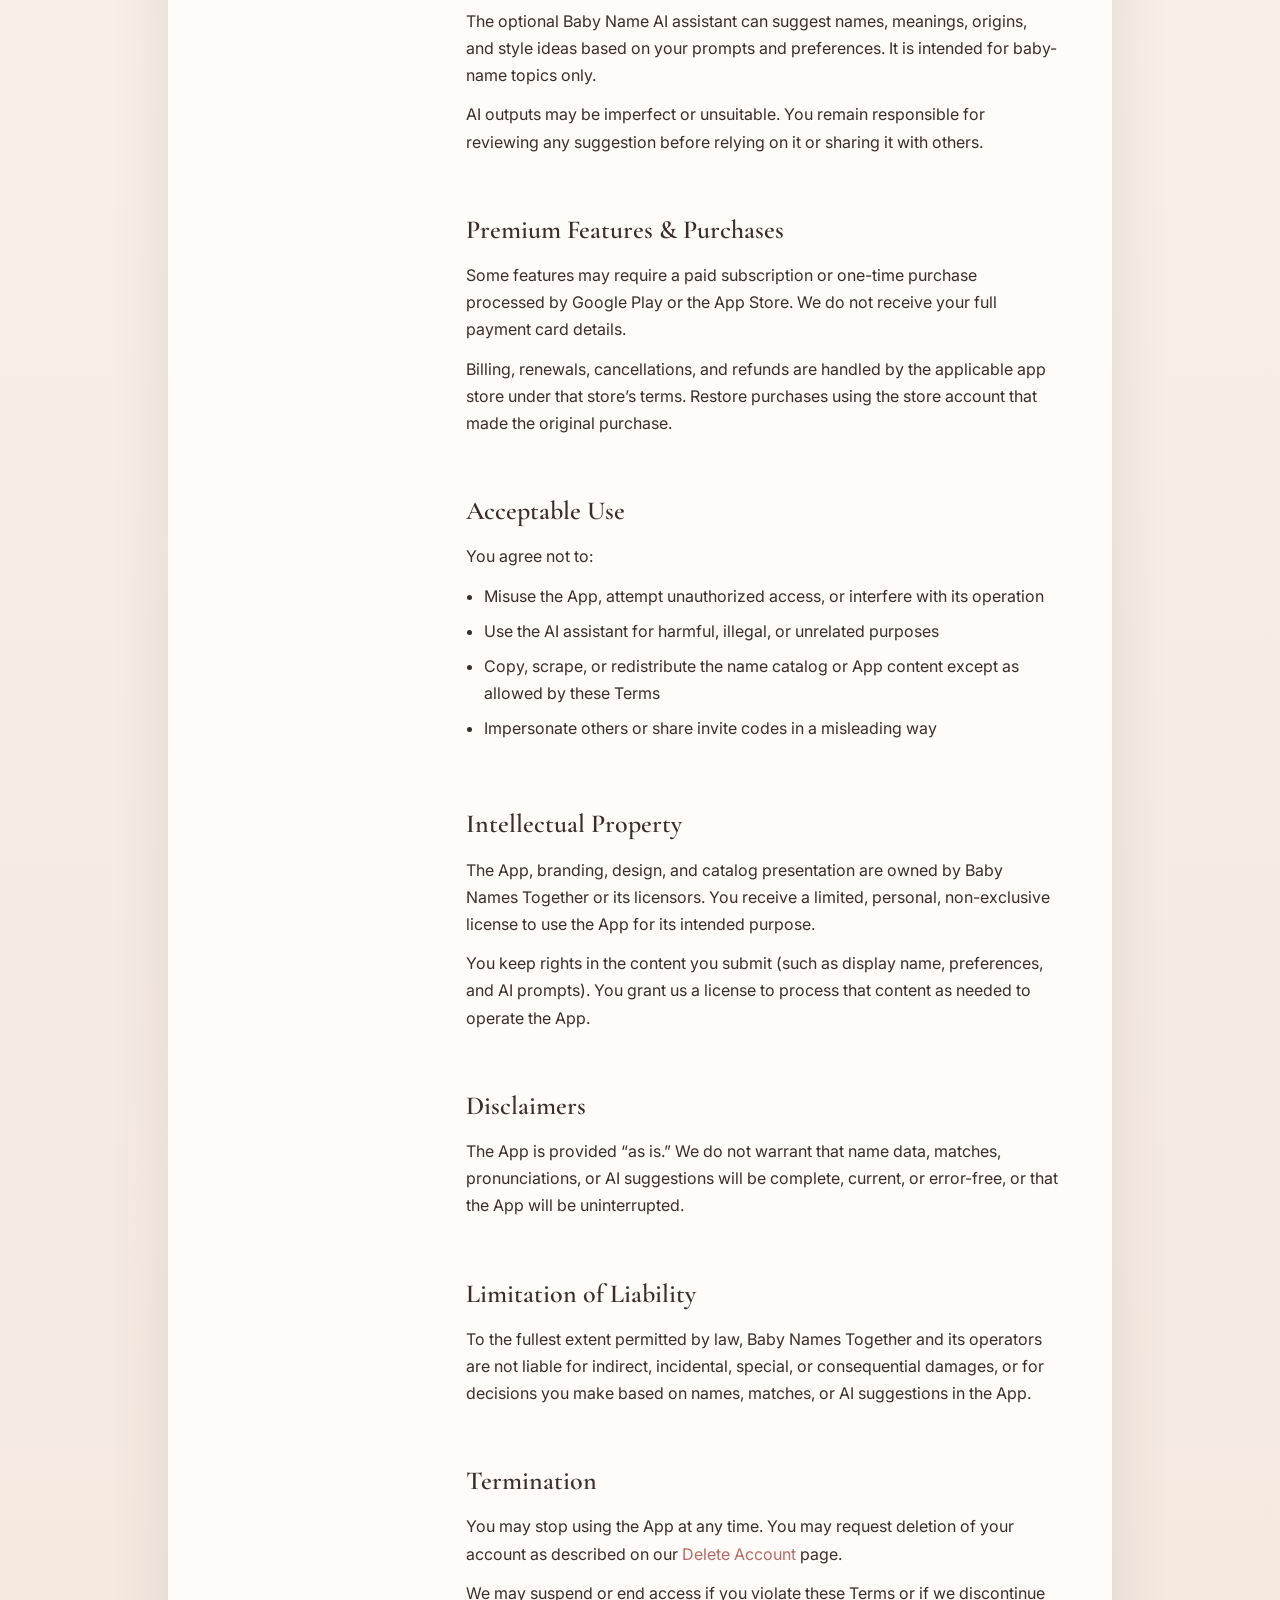
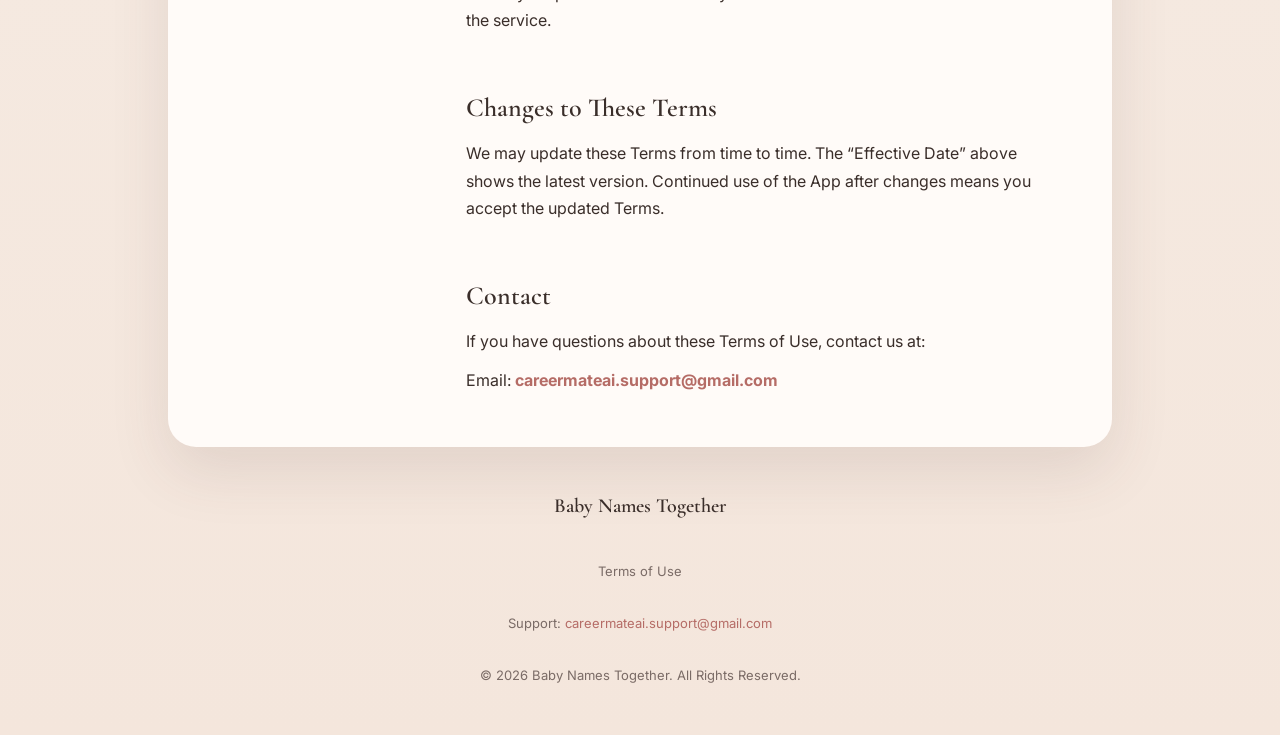
<file: terms-of-use.html>
<!DOCTYPE html>
<html lang="en">
<head>
<meta charset="UTF-8">
<meta name="viewport" content="width=device-width, initial-scale=1.0, viewport-fit=cover">
<title>Baby Names Together — Terms of Use</title>
<meta name="description" content="Terms of Use for Baby Names Together — the rules for using the app, accounts, partner matching, AI assistant, and premium features.">
<meta name="robots" content="index,follow">
<meta name="theme-color" content="#C17B74">
<link rel="canonical" href="https://amalraj7980.github.io/BabyNames-Privacy-Policy/terms-of-use.html">
<meta property="og:type" content="website">
<meta property="og:title" content="Baby Names Together — Terms of Use">
<meta property="og:description" content="Terms of Use for Baby Names Together — the rules for using the app, accounts, partner matching, AI assistant, and premium features.">
<meta property="og:image" content="assets/babynames-logo.png">
<meta name="twitter:card" content="summary">
<meta name="twitter:title" content="Baby Names Together — Terms of Use">
<meta name="twitter:description" content="Terms of Use for Baby Names Together — the rules for using the app, accounts, partner matching, AI assistant, and premium features.">
<link rel="icon" type="image/png" href="assets/babynames-logo.png?v=2">
<link rel="shortcut icon" type="image/png" href="assets/babynames-logo.png?v=2">
<link rel="apple-touch-icon" href="assets/babynames-logo.png?v=2">
<link rel="preconnect" href="https://fonts.googleapis.com">
<link rel="preconnect" href="https://fonts.gstatic.com" crossorigin>
<link href="https://fonts.googleapis.com/css2?family=Cormorant+Garamond:wght@500;600;700&family=Inter:wght@400;500;600;700&display=swap" rel="stylesheet">
<link rel="stylesheet" href="site.css">
</head>
<body>
<a class="skip-link" href="#main">Skip to content</a>
<div class="hearts" aria-hidden="true">
  <span class="heart h1"><svg viewBox="0 0 24 24" fill="currentColor"><path d="M12 21s-6.2-4.35-9.33-8.2C.3 10.1.7 6.6 3.6 5.15 5.7 4.1 8.1 4.7 12 8c3.9-3.3 6.3-3.9 8.4-2.85 2.9 1.45 3.3 4.95.93 7.65C18.2 16.65 12 21 12 21z"/></svg></span>
  <span class="heart h2"><svg viewBox="0 0 24 24" fill="none" stroke="currentColor" stroke-width="1.5"><path d="M12 21s-6.2-4.35-9.33-8.2C.3 10.1.7 6.6 3.6 5.15 5.7 4.1 8.1 4.7 12 8c3.9-3.3 6.3-3.9 8.4-2.85 2.9 1.45 3.3 4.95.93 7.65C18.2 16.65 12 21 12 21z"/></svg></span>
  <span class="heart h3"><svg viewBox="0 0 24 24" fill="currentColor"><path d="M12 21s-6.2-4.35-9.33-8.2C.3 10.1.7 6.6 3.6 5.15 5.7 4.1 8.1 4.7 12 8c3.9-3.3 6.3-3.9 8.4-2.85 2.9 1.45 3.3 4.95.93 7.65C18.2 16.65 12 21 12 21z"/></svg></span>
  <span class="heart h4"><svg viewBox="0 0 24 24" fill="none" stroke="currentColor" stroke-width="1.4"><path d="M12 21s-6.2-4.35-9.33-8.2C.3 10.1.7 6.6 3.6 5.15 5.7 4.1 8.1 4.7 12 8c3.9-3.3 6.3-3.9 8.4-2.85 2.9 1.45 3.3 4.95.93 7.65C18.2 16.65 12 21 12 21z"/></svg></span>
  <span class="heart h5"><svg viewBox="0 0 24 24" fill="currentColor"><path d="M12 21s-6.2-4.35-9.33-8.2C.3 10.1.7 6.6 3.6 5.15 5.7 4.1 8.1 4.7 12 8c3.9-3.3 6.3-3.9 8.4-2.85 2.9 1.45 3.3 4.95.93 7.65C18.2 16.65 12 21 12 21z"/></svg></span>
</div>

<div class="page">
  <header class="brand">
    <img src="assets/babynames-logo.png" width="64" height="64" alt="Baby Names Together app icon">
    <div>
      <p class="title">Baby Names Together</p>
      <p class="kicker">Shared with love</p>
    </div>
  </header>

  <nav class="site-nav" aria-label="Site">
    <a href="index.html">Privacy Policy</a>
    <a href="terms-of-use.html" aria-current="page">Terms of Use</a>
    <a href="delete-account.html">Delete Account</a>
  </nav>

  <div class="invite">
    <div class="banner">Terms of Use <span aria-hidden="true">♡</span></div>
    <span class="love-badge" aria-hidden="true"><svg width="20" height="20" viewBox="0 0 24 24" fill="currentColor"><path d="M12 21s-6.2-4.35-9.33-8.2C.3 10.1.7 6.6 3.6 5.15 5.7 4.1 8.1 4.7 12 8c3.9-3.3 6.3-3.9 8.4-2.85 2.9 1.45 3.3 4.95.93 7.65C18.2 16.65 12 21 12 21z"/></svg></span>
    <svg class="leaves left" viewBox="0 0 120 280" fill="none" aria-hidden="true"><path d="M62 18c-18 28-8 48 4 70-22-6-38 10-46 28 24-8 40 2 48 18" stroke="currentColor" stroke-width="1.4"/><ellipse cx="80" cy="52" rx="10" ry="18" transform="rotate(28 80 52)" stroke="currentColor"/></svg>
    <svg class="leaves right" viewBox="0 0 120 280" fill="none" aria-hidden="true"><path d="M62 18c-18 28-8 48 4 70-22-6-38 10-46 28" stroke="currentColor" stroke-width="1.4"/><ellipse cx="80" cy="52" rx="10" ry="18" transform="rotate(28 80 52)" stroke="currentColor"/></svg>

    <div class="legal-head">
      <h1>Terms of Use</h1>
      <p>These Terms of Use govern your access to and use of the Baby Names Together mobile application and related services.</p>
      <p class="updated">Effective Date: September 2026</p>
    </div>

    <div class="layout">
      <aside aria-label="Table of contents">
        <details class="toc-mobile">
          <summary>On this page</summary>
          <nav class="toc" aria-label="Terms of use sections">
            <a href="#acceptance">Acceptance</a>
            <a href="#the-app">The App</a>
            <a href="#accounts">Accounts</a>
            <a href="#partner-matching">Partner Matching</a>
            <a href="#ai-assistant">AI Assistant</a>
            <a href="#premium">Premium Features</a>
            <a href="#acceptable-use">Acceptable Use</a>
            <a href="#intellectual-property">Intellectual Property</a>
            <a href="#disclaimers">Disclaimers</a>
            <a href="#liability">Limitation of Liability</a>
            <a href="#termination">Termination</a>
            <a href="#changes">Changes</a>
            <a href="#contact">Contact</a>
          </nav>
        </details>
        <nav class="toc toc-desktop" aria-label="Terms of use sections">
          <p class="toc-title">Contents</p>
          <a href="#acceptance">Acceptance</a>
          <a href="#the-app">The App</a>
          <a href="#accounts">Accounts</a>
          <a href="#partner-matching">Partner Matching</a>
          <a href="#ai-assistant">AI Assistant</a>
          <a href="#premium">Premium Features</a>
          <a href="#acceptable-use">Acceptable Use</a>
          <a href="#intellectual-property">Intellectual Property</a>
          <a href="#disclaimers">Disclaimers</a>
          <a href="#liability">Limitation of Liability</a>
          <a href="#termination">Termination</a>
          <a href="#changes">Changes</a>
          <a href="#contact">Contact</a>
        </nav>
      </aside>

      <main id="main" class="content">
        <section class="card" id="acceptance">
          <h2>Acceptance of Terms</h2>
          <p>By downloading, accessing, or using Baby Names Together (“the App”), you agree to these Terms of Use and our <a href="index.html">Privacy Policy</a>. If you do not agree, do not use the App.</p>
          <p>You must be old enough to enter a binding contract in your country, or use the App with the consent of a parent or legal guardian.</p>
        </section>

        <section class="card" id="the-app">
          <h2>The App</h2>
          <p>Baby Names Together helps parents and partners discover baby names by browsing and swiping a name catalog, saving likes and dislikes, filtering by preferences, linking with a partner to find shared matches, hearing pronunciations, sharing names, and using an optional AI baby-name assistant.</p>
          <p>Name meanings, origins, pronunciations, popularity, and related details are provided for inspiration and general information only. They may be incomplete or inaccurate and are not professional, legal, cultural, or linguistic advice.</p>
        </section>

        <section class="card" id="accounts">
          <h2>Accounts</h2>
          <p>Some features require an account. You may sign in with email or Google Sign-In where available. You are responsible for the information you provide and for keeping your login details secure.</p>
          <p>Guest or limited use may be available, but some features — including partner matching, synced likes, and premium restore — may require an account.</p>
        </section>

        <section class="card" id="partner-matching">
          <h2>Partner Matching</h2>
          <p>If you choose to connect with a partner using an invite code, you share selected name reactions and match information with that partner. Only connect with someone you trust. You can disconnect a partner link where the App provides that control.</p>
          <p>We are not responsible for how a partner uses information they see through a shared session.</p>
        </section>

        <section class="card" id="ai-assistant">
          <h2>AI Assistant</h2>
          <p>The optional Baby Name AI assistant can suggest names, meanings, origins, and style ideas based on your prompts and preferences. It is intended for baby-name topics only.</p>
          <p>AI outputs may be imperfect or unsuitable. You remain responsible for reviewing any suggestion before relying on it or sharing it with others.</p>
        </section>

        <section class="card" id="premium">
          <h2>Premium Features &amp; Purchases</h2>
          <p>Some features may require a paid subscription or one-time purchase processed by Google Play or the App Store. We do not receive your full payment card details.</p>
          <p>Billing, renewals, cancellations, and refunds are handled by the applicable app store under that store’s terms. Restore purchases using the store account that made the original purchase.</p>
        </section>

        <section class="card" id="acceptable-use">
          <h2>Acceptable Use</h2>
          <p>You agree not to:</p>
          <ul>
            <li>Misuse the App, attempt unauthorized access, or interfere with its operation</li>
            <li>Use the AI assistant for harmful, illegal, or unrelated purposes</li>
            <li>Copy, scrape, or redistribute the name catalog or App content except as allowed by these Terms</li>
            <li>Impersonate others or share invite codes in a misleading way</li>
          </ul>
        </section>

        <section class="card" id="intellectual-property">
          <h2>Intellectual Property</h2>
          <p>The App, branding, design, and catalog presentation are owned by Baby Names Together or its licensors. You receive a limited, personal, non-exclusive license to use the App for its intended purpose.</p>
          <p>You keep rights in the content you submit (such as display name, preferences, and AI prompts). You grant us a license to process that content as needed to operate the App.</p>
        </section>

        <section class="card" id="disclaimers">
          <h2>Disclaimers</h2>
          <p>The App is provided “as is.” We do not warrant that name data, matches, pronunciations, or AI suggestions will be complete, current, or error-free, or that the App will be uninterrupted.</p>
        </section>

        <section class="card" id="liability">
          <h2>Limitation of Liability</h2>
          <p>To the fullest extent permitted by law, Baby Names Together and its operators are not liable for indirect, incidental, special, or consequential damages, or for decisions you make based on names, matches, or AI suggestions in the App.</p>
        </section>

        <section class="card" id="termination">
          <h2>Termination</h2>
          <p>You may stop using the App at any time. You may request deletion of your account as described on our <a href="delete-account.html">Delete Account</a> page.</p>
          <p>We may suspend or end access if you violate these Terms or if we discontinue the service.</p>
        </section>

        <section class="card" id="changes">
          <h2>Changes to These Terms</h2>
          <p>We may update these Terms from time to time. The “Effective Date” above shows the latest version. Continued use of the App after changes means you accept the updated Terms.</p>
        </section>

        <section class="card" id="contact">
          <h2>Contact</h2>
          <p>If you have questions about these Terms of Use, contact us at:</p>
          <p>Email: <strong><a href="mailto:careermateai.support@gmail.com">careermateai.support@gmail.com</a></strong></p>
        </section>
      </main>
    </div>
  </div>

  <footer class="site-footer">
    <p class="footer-brand">Baby Names Together</p>
    <p>Terms of Use</p>
    <p>Support: <a href="mailto:careermateai.support@gmail.com">careermateai.support@gmail.com</a></p>
    <p>© 2026 Baby Names Together. All Rights Reserved.</p>
  </footer>
</div>

<button class="back-top" type="button" aria-label="Back to top" title="Back to top">
  <svg viewBox="0 0 24 24" aria-hidden="true"><path d="M12 19V5"/><path d="M5 12l7-7 7 7"/></svg>
</button>
<script src="site.js"></script>
</body>
</html>
</file>
<file: site.css>
:root {
  --rose: #C17B74;
  --rose-deep: #B56C66;
  --rose-soft: #E8C4BE;
  --ink: #3A2E2A;
  --muted: #7A6B66;
  --cream: #F7EFE8;
  --paper: #FFFBF8;
  --card: #FFFFFF;
  --gold: #D7B37A;
  --safe-top: env(safe-area-inset-top, 0px);
  --safe-bottom: env(safe-area-inset-bottom, 0px);
}

*,
*::before,
*::after { box-sizing: border-box; }

html {
  scroll-behavior: smooth;
  -webkit-text-size-adjust: 100%;
}

body {
  margin: 0;
  min-height: 100vh;
  min-height: 100dvh;
  font-family: Inter, "Segoe UI", Roboto, Arial, sans-serif;
  color: var(--ink);
  background: var(--cream);
  line-height: 1.7;
  font-size: 16px;
  overflow-x: hidden;
}

img { max-width: 100%; height: auto; display: block; }

a { color: var(--rose-deep); text-decoration: none; }
a:hover { text-decoration: underline; }

a:focus-visible,
button:focus-visible,
summary:focus-visible {
  outline: 3px solid rgba(193, 123, 116, 0.45);
  outline-offset: 3px;
}

.skip-link {
  position: absolute;
  left: -9999px;
  top: 0;
  z-index: 1000;
  background: var(--rose);
  color: #fff;
  padding: 10px 14px;
  border-radius: 0 0 8px 0;
}

.skip-link:focus { left: 0; }

.hearts,
.leaves { pointer-events: none; user-select: none; }

.hearts {
  position: fixed;
  inset: 0;
  z-index: 0;
  overflow: hidden;
}

.heart {
  position: absolute;
  color: #E3B3B0;
  opacity: 0.5;
  animation: floaty 8s ease-in-out infinite;
}

.heart svg { display: block; }
.h1 { top: 10%; left: 5%; width: 26px; }
.h2 { top: 20%; right: 7%; width: 34px; animation-delay: 1.2s; }
.h3 { top: 52%; left: 3%; width: 20px; animation-delay: 0.6s; }
.h4 { bottom: 14%; right: 6%; width: 38px; animation-delay: 1.8s; }
.h5 { bottom: 8%; left: 10%; width: 22px; animation-delay: 2.2s; }

.page {
  position: relative;
  z-index: 1;
  width: min(100%, 980px);
  margin: 0 auto;
  padding: calc(22px + var(--safe-top)) 18px calc(36px + var(--safe-bottom));
}

.brand {
  display: grid;
  justify-items: center;
  text-align: center;
  gap: 6px;
  margin-bottom: 16px;
}

.brand img {
  width: 64px;
  height: 64px;
  border-radius: 18px;
  box-shadow: 0 8px 18px rgba(58, 46, 42, 0.08);
  background: #fff;
}

.brand .title {
  margin: 0;
  font-family: "Cormorant Garamond", Georgia, serif;
  font-size: 28px;
  font-weight: 600;
  color: #5C4A45;
}

.brand .kicker {
  margin: 0;
  font-size: 11px;
  font-weight: 700;
  letter-spacing: 0.18em;
  text-transform: uppercase;
  color: #C4A39D;
}

.site-nav {
  display: flex;
  flex-wrap: wrap;
  justify-content: center;
  gap: 8px;
  margin: 16px 0 20px;
}

.site-nav a {
  padding: 8px 14px;
  border-radius: 999px;
  background: #fff;
  color: var(--rose-deep);
  font-size: 13px;
  font-weight: 700;
  text-decoration: none;
  box-shadow: 0 6px 16px rgba(90, 60, 54, 0.06);
}

.site-nav a[aria-current="page"] {
  background: var(--rose);
  color: #fff;
}

.invite {
  position: relative;
  display: grid;
  gap: 14px;
}

.banner {
  display: none;
}

.legal-head,
.card,
.toc-mobile,
.toc-desktop {
  background: var(--card);
  border-radius: 22px;
  box-shadow: 0 10px 30px rgba(90, 60, 54, 0.06);
}

.legal-head {
  position: relative;
  padding: 28px 22px 22px;
  text-align: center;
}

.legal-head h1 {
  margin: 0 0 8px;
  font-family: "Cormorant Garamond", Georgia, serif;
  font-size: clamp(32px, 8vw, 44px);
  font-weight: 600;
  line-height: 1.1;
  color: var(--ink);
}

.legal-head p {
  margin: 0 auto;
  max-width: 34rem;
  color: var(--muted);
}

.updated {
  display: inline-block;
  margin-top: 14px !important;
  padding: 6px 12px;
  border-radius: 999px;
  background: #F6E8E4;
  color: var(--rose-deep);
  font-size: 12px;
  font-weight: 700;
}

.love-badge {
  position: absolute;
  top: 12px;
  right: 12px;
  width: 44px;
  height: 44px;
  border-radius: 50%;
  display: grid;
  place-items: center;
  background: #F6E4DF;
  color: var(--rose);
}

.layout { display: grid; gap: 14px; }

.toc-mobile summary {
  list-style: none;
  cursor: pointer;
  padding: 16px 18px;
  font-weight: 700;
  display: flex;
  justify-content: space-between;
  align-items: center;
}

.toc-mobile summary::-webkit-details-marker { display: none; }

.toc a {
  display: block;
  padding: 10px 16px;
  color: var(--muted);
  font-size: 14px;
  font-weight: 600;
  text-decoration: none;
}

.toc a:hover,
.toc a.active {
  color: var(--rose-deep);
  background: #F6E8E4;
}

.toc-desktop { display: none; }

.content { display: grid; gap: 12px; }

.card { padding: 20px 18px; }

.card h2 {
  margin: 0 0 10px;
  font-family: "Cormorant Garamond", Georgia, serif;
  font-size: 26px;
  font-weight: 600;
}

.card p,
.card li { color: var(--ink); font-size: 16px; }
.card p { margin: 0 0 12px; }
.card p:last-child { margin-bottom: 0; }
.card ul, .card ol { margin: 0; padding-left: 1.15rem; }
.card li { margin-bottom: 8px; }

.site-footer {
  display: grid;
  justify-items: center;
  gap: 4px;
  margin-top: 22px;
  text-align: center;
  color: var(--muted);
  font-size: 13px;
}

.site-footer .footer-brand {
  font-family: "Cormorant Garamond", Georgia, serif;
  font-size: 20px;
  font-weight: 600;
  color: var(--ink);
}

.back-top {
  position: fixed;
  right: 16px;
  bottom: calc(16px + var(--safe-bottom));
  width: 48px;
  height: 48px;
  border: 0;
  border-radius: 999px;
  background: var(--rose);
  color: #fff;
  box-shadow: 0 10px 22px rgba(193, 123, 116, 0.32);
  cursor: pointer;
  opacity: 0;
  visibility: hidden;
  z-index: 50;
}

.back-top.visible { opacity: 1; visibility: visible; }
.back-top svg { width: 20px; height: 20px; stroke: currentColor; fill: none; stroke-width: 2.2; }

.leaves { display: none; }

@keyframes floaty {
  0%, 100% { transform: translateY(0) rotate(-8deg); }
  50% { transform: translateY(-10px) rotate(8deg); }
}

@media (min-width: 760px) {
  body {
    background:
      radial-gradient(900px 420px at 50% -80px, #F8D9DC, transparent 58%),
      linear-gradient(180deg, #FBE4E4 0%, #F7EFE8 42%, #F4E6DC 100%);
  }

  .brand {
    grid-template-columns: auto 1fr;
    justify-items: start;
    text-align: left;
    align-items: center;
    gap: 12px;
  }

  .invite {
    overflow: hidden;
    padding: 0 36px 32px;
    border-radius: 28px;
    background: var(--paper);
    box-shadow: 0 24px 60px rgba(90, 60, 54, 0.12);
  }

  .banner {
    display: flex;
    align-items: center;
    justify-content: center;
    gap: 8px;
    margin: 0 -36px 8px;
    padding: 16px 72px 16px 36px;
    background: var(--rose);
    color: #fff;
    font-size: 13px;
    font-weight: 700;
    letter-spacing: 0.14em;
    text-transform: uppercase;
  }

  .legal-head,
  .card,
  .toc-mobile,
  .toc-desktop {
    background: transparent;
    box-shadow: none;
  }

  .legal-head { padding: 18px 8px 8px; }

  .legal-head h1 { color: var(--rose-deep); }

  .love-badge {
    background: #fff;
    color: #E08A86;
  }

  .layout {
    grid-template-columns: 220px minmax(0, 1fr);
    align-items: start;
    gap: 24px;
  }

  .toc-mobile { display: none; }

  .toc-desktop {
    display: block;
    position: sticky;
    top: 20px;
    padding: 8px 0;
  }

  .toc-title {
    margin: 0 12px 8px;
    font-size: 11px;
    font-weight: 800;
    letter-spacing: 0.1em;
    text-transform: uppercase;
    color: #C4A39D;
  }

  .leaves {
    display: block;
    position: absolute;
    top: 86px;
    width: 92px;
    height: 220px;
    color: var(--gold);
    opacity: 0.55;
  }

  .leaves.left { left: 6px; }
  .leaves.right { right: 6px; transform: scaleX(-1); }
}

@media (prefers-reduced-motion: reduce) {
  html { scroll-behavior: auto; }
  .heart { animation: none; }
}
</file>
